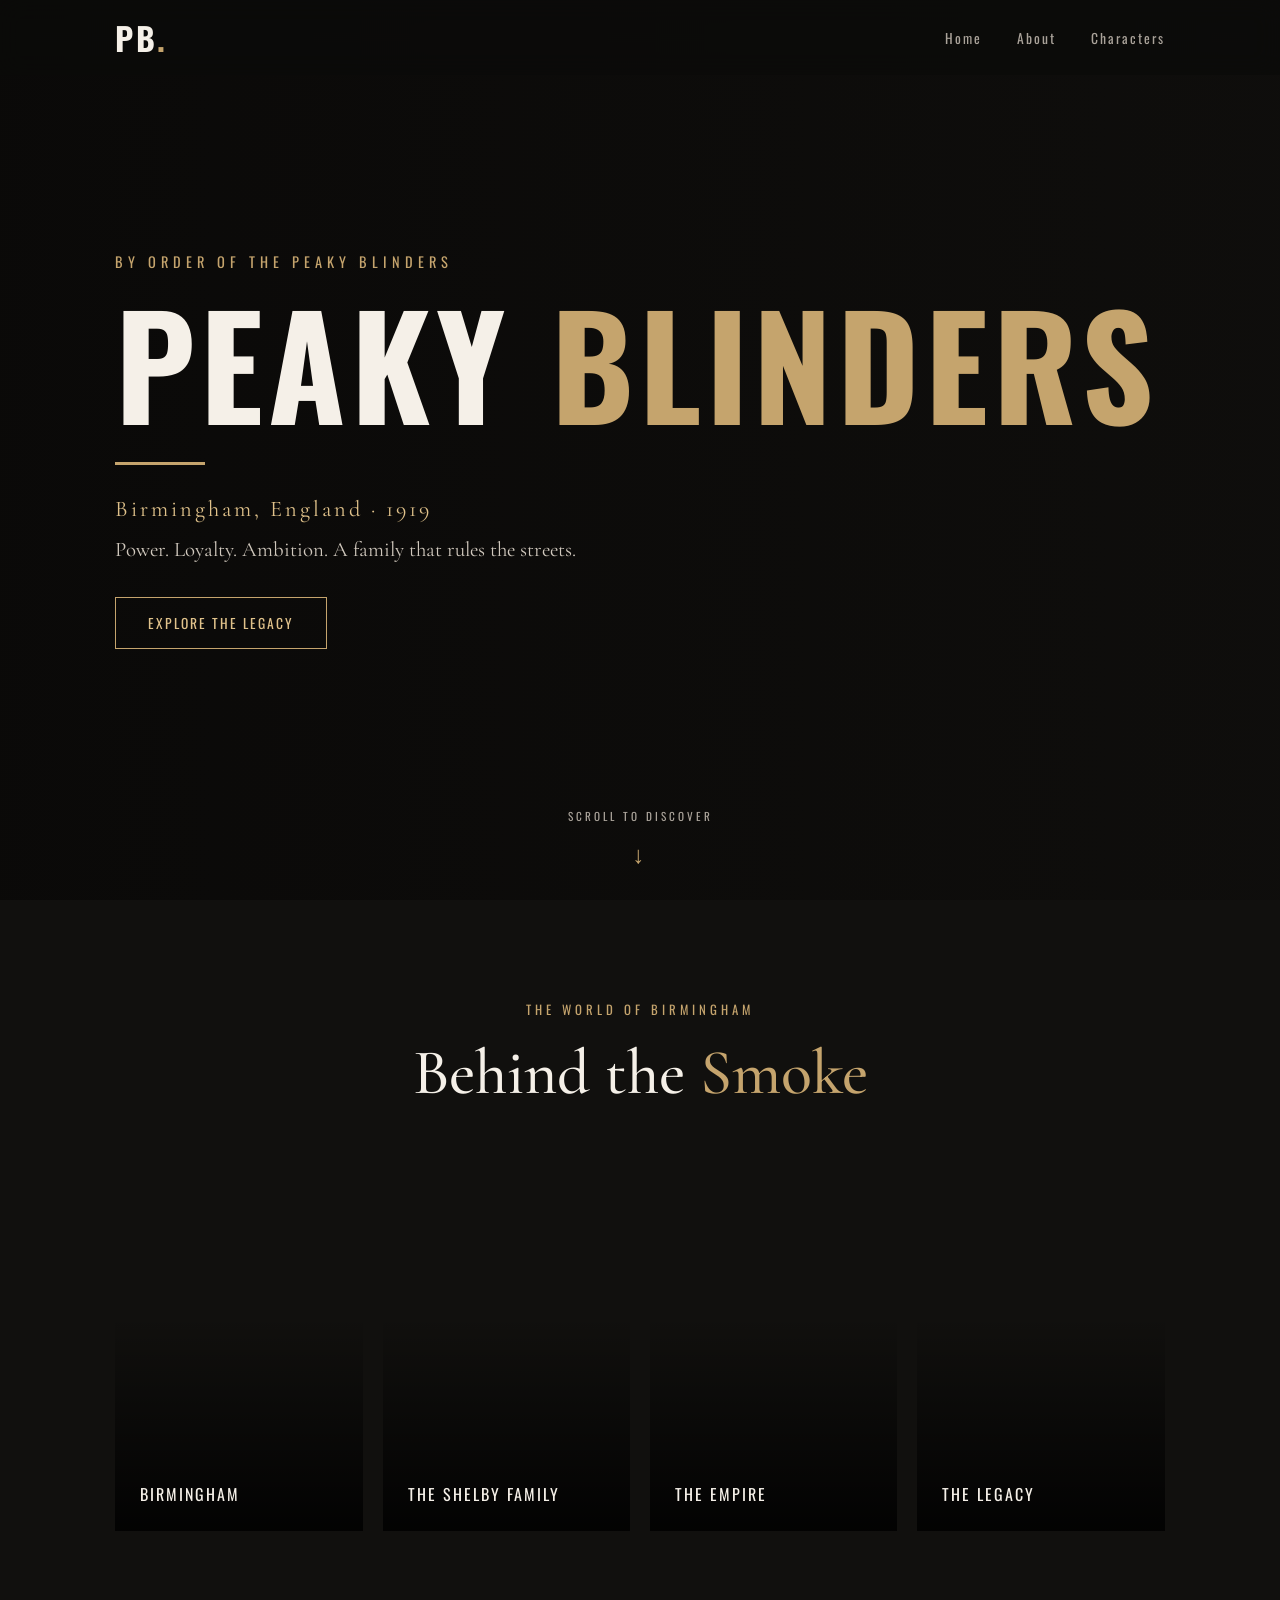
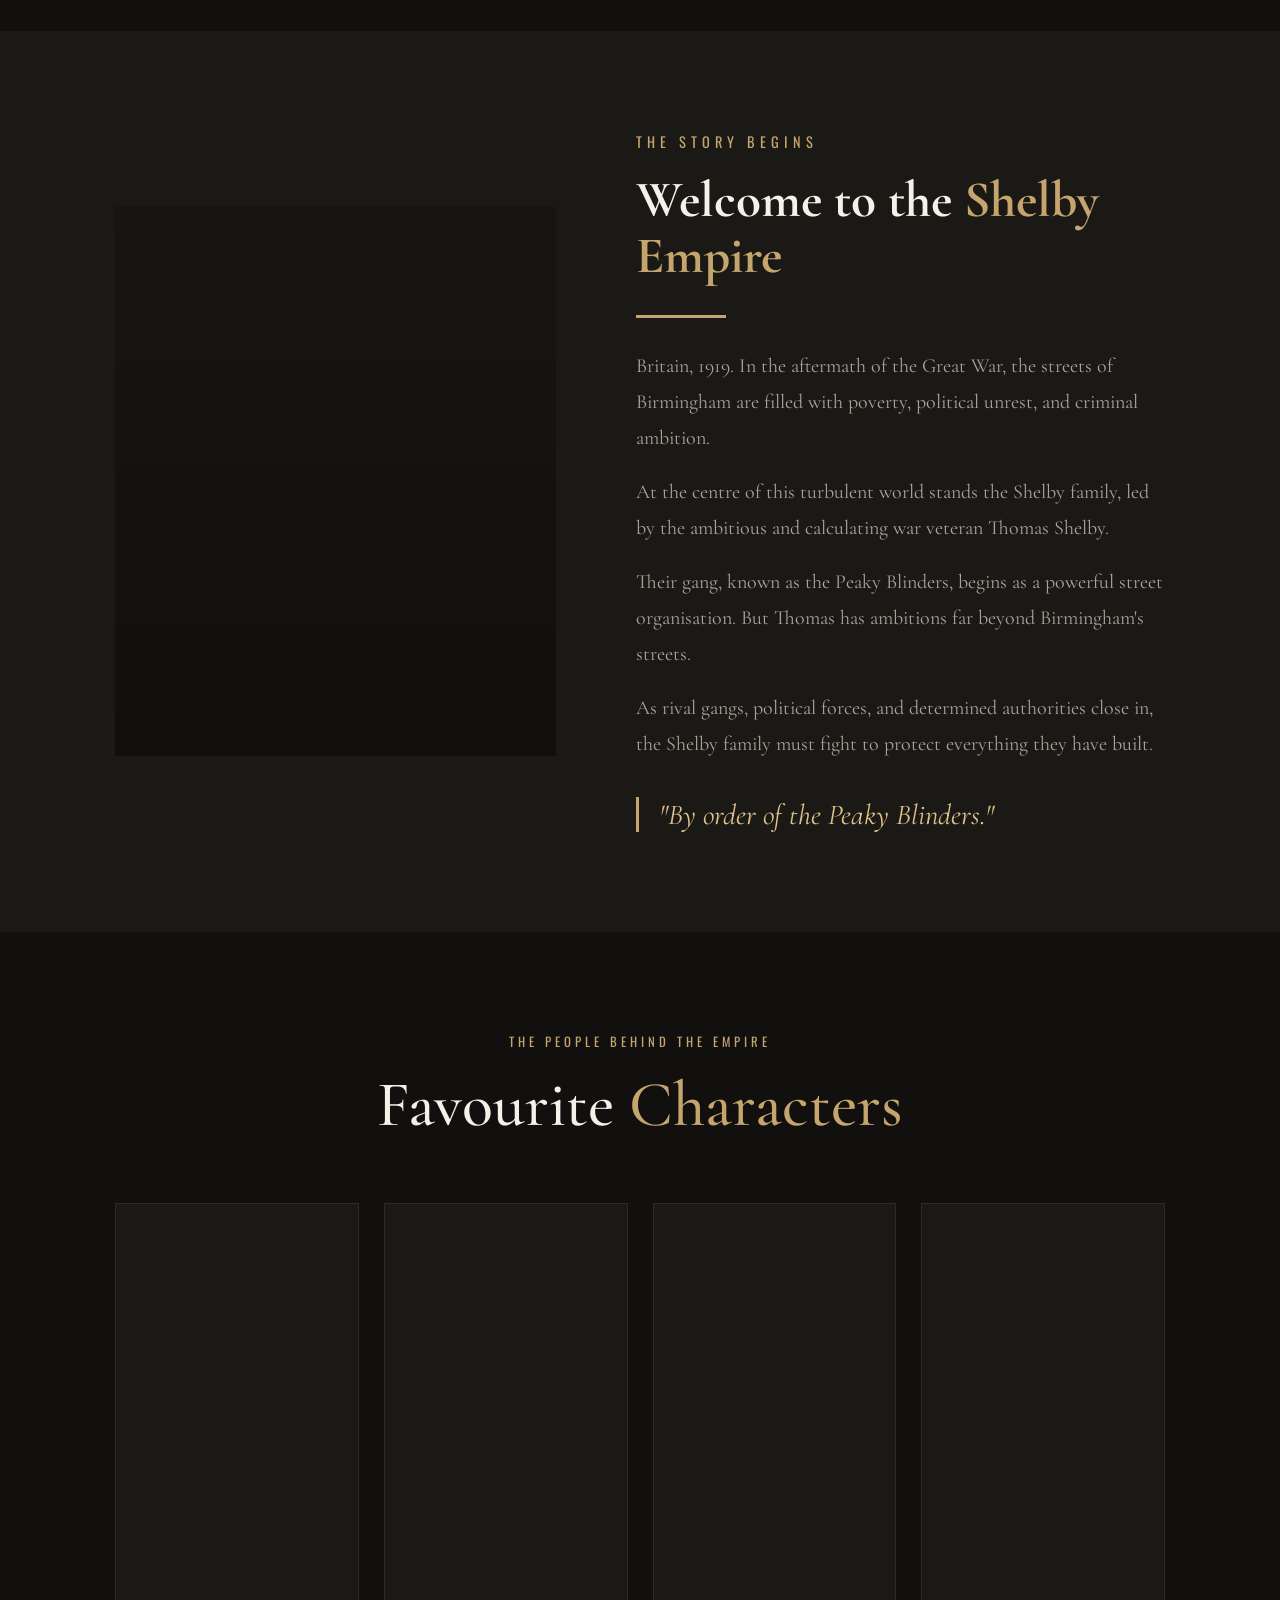
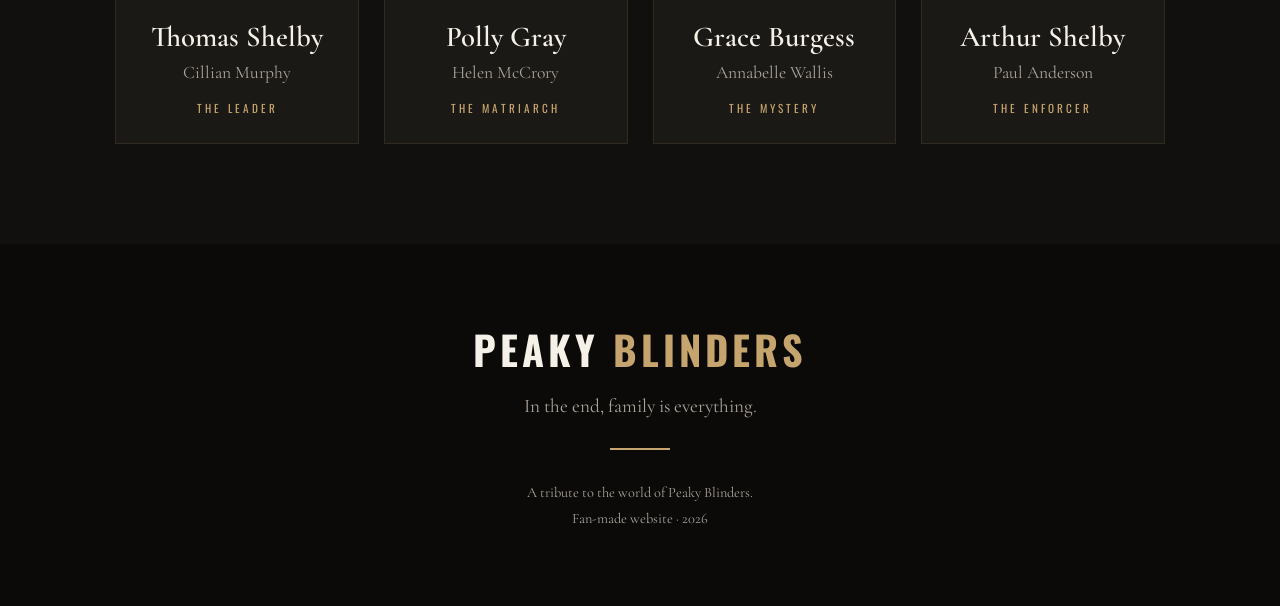
<file: index.html>
<!DOCTYPE html>
<html lang="en">
<head>
    <meta charset="UTF-8">
    <meta name="viewport" content="width=device-width, initial-scale=1.0">

    <title>Peaky Blinders | The Shelby Legacy</title>

    <meta name="description" content="Explore the world of Peaky Blinders, the Shelby family, their story, and the characters of Birmingham's most notorious gang.">
    <meta name="theme-color" content="#11100e">

    <link rel="icon" type="image/jpeg"
        href="https://flxt.tmsimg.com/assets/p10182728_b_v13_az.jpg">

    <link rel="stylesheet" href="Series.css">

    <link rel="preconnect" href="https://fonts.googleapis.com">
    <link rel="preconnect" href="https://fonts.gstatic.com" crossorigin>

    <link href="https://fonts.googleapis.com/css2?family=Cormorant+Garamond:wght@400;500;600;700&family=Oswald:wght@300;400;500;600;700&display=swap" rel="stylesheet">

    <link rel="stylesheet"
        href="https://cdnjs.cloudflare.com/ajax/libs/animate.css/4.1.1/animate.min.css">
</head>

<body>

    <!-- Navigation -->
    <nav class="navbar">
        <a href="#" class="logo">PB<span>.</span></a>

        <div class="nav-links">
            <a href="#home">Home</a>
            <a href="#about">About</a>
            <a href="#characters">Characters</a>
        </div>
    </nav>

    <!-- Hero Section -->
    <header class="hero" id="home">

        <div class="hero-overlay"></div>

        <div class="hero-content animate__animated animate__fadeInUp">

            <p class="eyebrow">BY ORDER OF THE PEAKY BLINDERS</p>

            <h1>PEAKY <span>BLINDERS</span></h1>

            <div class="gold-line"></div>

            <p class="hero-subtitle">
                Birmingham, England · 1919
            </p>

            <p class="hero-description">
                Power. Loyalty. Ambition. A family that rules the streets.
            </p>

            <a href="#about" class="hero-button">EXPLORE THE LEGACY</a>

        </div>

        <div class="scroll-indicator">
            SCROLL TO DISCOVER
            <span>↓</span>
        </div>

    </header>

    <!-- Image Gallery -->
    <section class="gallery section-padding">

        <div class="section-heading">
            <p>THE WORLD OF BIRMINGHAM</p>
            <h2>Behind the <span>Smoke</span></h2>
        </div>

        <div class="pics">

            <div class="gallery-card gallery-one">
                <span>BIRMINGHAM</span>
            </div>

            <div class="gallery-card gallery-two">
                <span>THE SHELBY FAMILY</span>
            </div>

            <div class="gallery-card gallery-three">
                <span>THE EMPIRE</span>
            </div>

            <div class="gallery-card gallery-four">
                <span>THE LEGACY</span>
            </div>

        </div>

    </section>

    <!-- About Section -->
    <section class="about section-padding" id="about">

        <div class="about-image"></div>

        <div class="about-content">

            <p class="eyebrow">THE STORY BEGINS</p>

            <h2>Welcome to the <span>Shelby Empire</span></h2>

            <div class="gold-line"></div>

            <p>
                Britain, 1919. In the aftermath of the Great War,
                the streets of Birmingham are filled with poverty,
                political unrest, and criminal ambition.
            </p>

            <p>
                At the centre of this turbulent world stands the
                Shelby family, led by the ambitious and calculating
                war veteran Thomas Shelby.
            </p>

            <p>
                Their gang, known as the Peaky Blinders, begins as
                a powerful street organisation. But Thomas has
                ambitions far beyond Birmingham's streets.
            </p>

            <p>
                As rival gangs, political forces, and determined
                authorities close in, the Shelby family must fight
                to protect everything they have built.
            </p>

            <p class="quote">
                "By order of the Peaky Blinders."
            </p>

        </div>

    </section>

    <!-- Characters Section -->
    <section class="characters section-padding" id="characters">

        <div class="section-heading">
            <p>THE PEOPLE BEHIND THE EMPIRE</p>
            <h2>Favourite <span>Characters</span></h2>
        </div>

        <div class="character-grid">

            <div class="character-card">

                <div class="character-image character-one"></div>

                <div class="character-info">
                    <h3>Thomas Shelby</h3>
                    <p>Cillian Murphy</p>
                    <span>THE LEADER</span>
                </div>

            </div>

            <div class="character-card">

                <div class="character-image character-two"></div>

                <div class="character-info">
                    <h3>Polly Gray</h3>
                    <p>Helen McCrory</p>
                    <span>THE MATRIARCH</span>
                </div>

            </div>

            <div class="character-card">

                <div class="character-image character-three"></div>

                <div class="character-info">
                    <h3>Grace Burgess</h3>
                    <p>Annabelle Wallis</p>
                    <span>THE MYSTERY</span>
                </div>

            </div>

            <div class="character-card">

                <div class="character-image character-four"></div>

                <div class="character-info">
                    <h3>Arthur Shelby</h3>
                    <p>Paul Anderson</p>
                    <span>THE ENFORCER</span>
                </div>

            </div>

        </div>

    </section>

    <!-- Footer -->
    <footer>

        <h2>PEAKY <span>BLINDERS</span></h2>

        <p>In the end, family is everything.</p>

        <div class="footer-line"></div>

        <p class="copyright">
            A tribute to the world of Peaky Blinders.
            <br>
            Fan-made website · 2026
        </p>

    </footer>

</body>
</html>
</file>
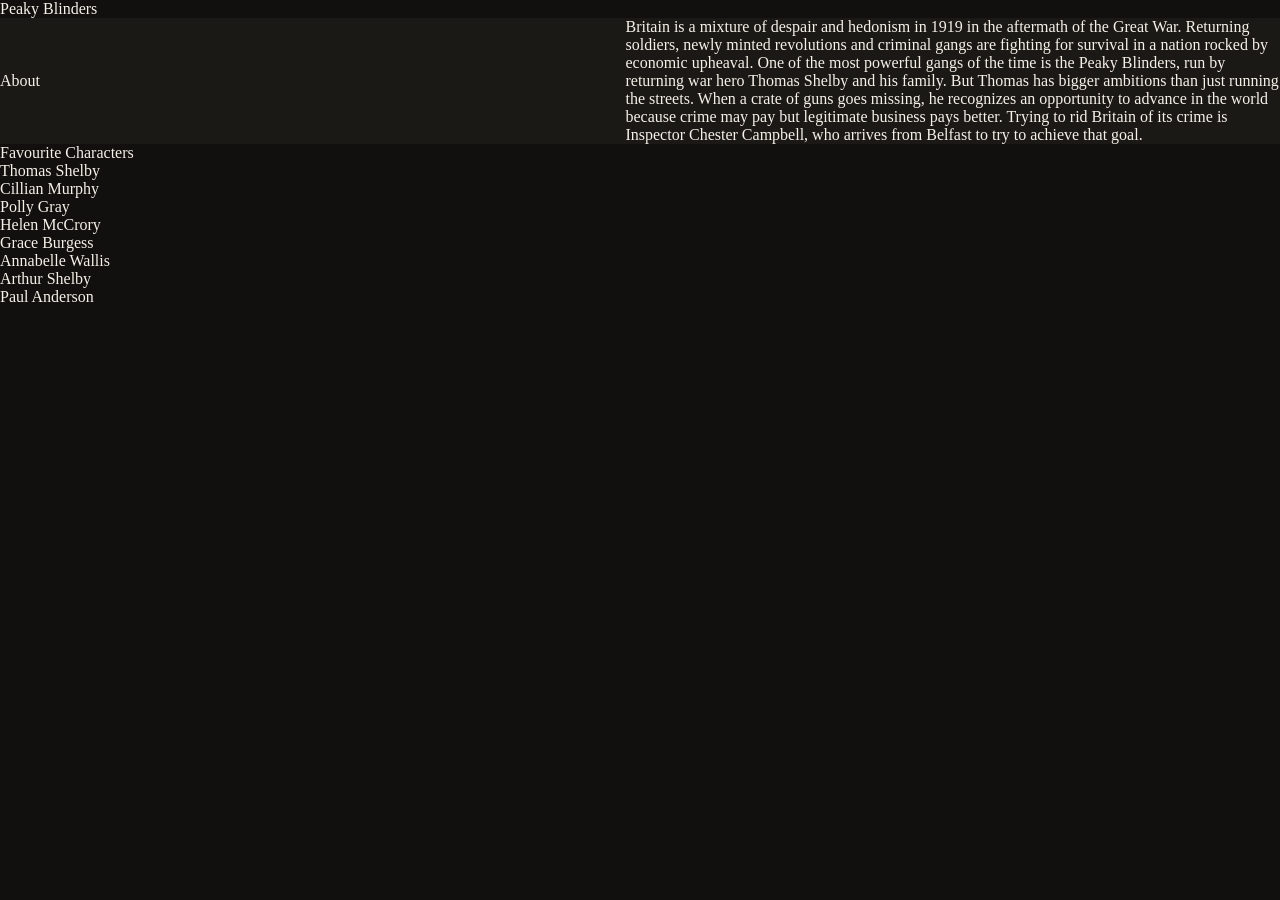
<file: Series.html>
<!DOCTYPE html>
<html>
    <head>
        <title>
Peaky blinders
        </title>
        <link rel="shortcut icon" type="image/X-icon" href="https://flxt.tmsimg.com/assets/p10182728_b_v13_az.jpg">
    <link rel="stylesheet" href="Series.css">
    <link rel="preconnect" href="https://fonts.googleapis.com">
    <link rel="preconnect" href="https://fonts.gstatic.com" crossorigin>
    <link href="https://fonts.googleapis.com/css2?family=Ephesis&display=swap" rel="stylesheet">
<link
rel="stylesheet"
href="https://cdnjs.cloudflare.com/ajax/libs/animate.css/4.1.1/animate.min.css"
/>
    </head>
    <body>
<section class="heading">
Peaky Blinders 
</section>
<section class="pics">
    <div id="image1">

    </div>
    <div id="image2" >
 
    </div>
    <div id="image3">
 
    </div>
    <div id="image4">
 
    </div>
</section>
<section class="about">
<div id="about-heading">
About
</div>
<div id="plot">
<p>
    Britain is a mixture of despair and hedonism in 1919 in the aftermath of the Great War. Returning soldiers, newly minted revolutions and criminal gangs are fighting for survival in a nation rocked by economic upheaval. One of the most powerful gangs of the time is the Peaky Blinders, run by returning war hero Thomas Shelby and his family. But Thomas has bigger ambitions than just running the streets. When a crate of guns goes missing, he recognizes an opportunity to advance in the world because crime may pay but legitimate business pays better. Trying to rid Britain of its crime is Inspector Chester Campbell, who arrives from Belfast to try to achieve that goal.
</p>
</div>
</section>
<div id="character-heading">
    Favourite Characters 
</div>
<section class="character">
    
    <div id="Cimage1">
<p>
    Thomas Shelby
</p>

    Cillian Murphy

    </div>
    <div id="Cimage2">
        <p>
            Polly Gray
        </p>
        
            Helen McCrory
        
    </div>
    <div id="Cimage3">
        <p>
            Grace Burgess
        </p>
       
            Annabelle Wallis
        
    </div>
    <div id="Cimage4">
        <p>
            Arthur Shelby
        </p>
       
            Paul Anderson
        
    </div>
</section>
    </body>
</html>
</file>
<file: Series.css>
/* ==============================
   GLOBAL STYLES
================================ */

* {
    margin: 0;
    padding: 0;
    box-sizing: border-box;
    scroll-behavior: smooth;
}

:root {
    --background: #11100e;
    --surface: #1b1916;
    --gold: #c5a46d;
    --gold-light: #e0c28b;
    --text: #f5f0e8;
    --muted: #aaa39a;
}

body {
    background: var(--background);
    color: var(--text);
    font-family: 'Cormorant Garamond', serif;
    overflow-x: hidden;
}

a {
    text-decoration: none;
    color: inherit;
}

.section-padding {
    padding: 100px 9%;
}

/* ==============================
   NAVIGATION
================================ */

.navbar {
    width: 100%;
    height: 75px;
    padding: 0 9%;
    position: absolute;
    top: 0;
    z-index: 10;

    display: flex;
    align-items: center;
    justify-content: space-between;

    background: rgba(12, 11, 10, 0.65);
    backdrop-filter: blur(12px);
}

.logo {
    font-family: 'Oswald', sans-serif;
    font-size: 2rem;
    font-weight: 700;
    letter-spacing: 3px;
}

.logo span,
footer h2 span {
    color: var(--gold);
}

.nav-links {
    display: flex;
    gap: 35px;
}

.nav-links a {
    font-family: 'Oswald', sans-serif;
    font-size: 0.85rem;
    letter-spacing: 2px;
    color: var(--muted);
    transition: 0.3s;
}

.nav-links a:hover {
    color: var(--gold);
}

/* ==============================
   HERO SECTION
================================ */

.hero {
    min-height: 100vh;
    position: relative;

    display: flex;
    align-items: center;
    justify-content: center;

    background:
        url("https://images.unsplash.com/photo-1519608487953-e999c86e7455?q=85&w=2000")
        center/cover no-repeat;
}

.hero-overlay {
    position: absolute;
    inset: 0;

    background:
        linear-gradient(
            90deg,
            rgba(10, 9, 8, 0.96),
            rgba(10, 9, 8, 0.65),
            rgba(10, 9, 8, 0.35)
        );
}

.hero-content {
    position: relative;
    z-index: 2;
    width: 82%;
    max-width: 1100px;
}

.eyebrow {
    color: var(--gold);
    font-family: 'Oswald', sans-serif;
    font-size: 0.9rem;
    letter-spacing: 5px;
    margin-bottom: 20px;
}

.hero h1 {
    font-family: 'Oswald', sans-serif;
    font-size: clamp(4rem, 11vw, 9rem);
    font-weight: 700;
    line-height: 1;
    letter-spacing: 5px;
}

.hero h1 span {
    color: var(--gold);
}

.gold-line {
    width: 90px;
    height: 3px;
    background: var(--gold);
    margin: 30px 0;
}

.hero-subtitle {
    font-size: 1.4rem;
    letter-spacing: 3px;
    color: var(--gold-light);
}

.hero-description {
    margin-top: 15px;
    font-size: 1.3rem;
    color: #d0c8bd;
}

.hero-button {
    display: inline-block;
    margin-top: 35px;
    padding: 15px 32px;

    border: 1px solid var(--gold);
    color: var(--gold-light);

    font-family: 'Oswald', sans-serif;
    font-size: 0.85rem;
    letter-spacing: 2px;

    transition: 0.35s;
}

.hero-button:hover {
    background: var(--gold);
    color: #111;
    transform: translateY(-4px);
}

.scroll-indicator {
    position: absolute;
    bottom: 30px;
    left: 50%;
    transform: translateX(-50%);

    display: flex;
    flex-direction: column;
    align-items: center;

    color: var(--muted);
    font-family: 'Oswald', sans-serif;
    font-size: 0.7rem;
    letter-spacing: 3px;
}

.scroll-indicator span {
    color: var(--gold);
    font-size: 1.5rem;
    margin-top: 10px;
}

/* ==============================
   SECTION HEADINGS
================================ */

.section-heading {
    text-align: center;
    margin-bottom: 60px;
}

.section-heading p {
    font-family: 'Oswald', sans-serif;
    font-size: 0.8rem;
    letter-spacing: 4px;
    color: var(--gold);
    margin-bottom: 15px;
}

.section-heading h2 {
    font-size: clamp(2.5rem, 5vw, 4rem);
    font-weight: 500;
}

.section-heading h2 span {
    color: var(--gold);
}

/* ==============================
   GALLERY
================================ */

.pics {
    display: grid;
    grid-template-columns: repeat(4, 1fr);
    gap: 20px;
}

.gallery-card {
    height: 360px;
    position: relative;
    overflow: hidden;

    background-position: center;
    background-size: cover;

    display: flex;
    align-items: flex-end;

    transition: 0.4s;
}

.gallery-card::before {
    content: "";
    position: absolute;
    inset: 0;
    background: linear-gradient(
        transparent 40%,
        rgba(0, 0, 0, 0.85)
    );
}

.gallery-card:hover {
    transform: translateY(-10px);
}

.gallery-card span {
    position: relative;
    z-index: 1;

    padding: 25px;
    font-family: 'Oswald', sans-serif;
    letter-spacing: 2px;
    font-size: 1rem;
}

.gallery-one {
    background-image: url("https://images.unsplash.com/photo-1519608487953-e999c86e7455?q=85&w=700");
}

.gallery-two {
    background-image: url("https://images.unsplash.com/photo-1509048191080-d2984bad6ae5?q=85&w=700");
}

.gallery-three {
    background-image: url("https://images.unsplash.com/photo-1514933651103-005eec06c04b?q=85&w=700");
}

.gallery-four {
    background-image: url("https://images.unsplash.com/photo-1519608487953-e999c86e7455?q=85&w=700");
}

/* ==============================
   ABOUT SECTION
================================ */

.about {
    display: grid;
    grid-template-columns: 1fr 1.2fr;
    gap: 80px;
    align-items: center;

    background: var(--surface);
}

.about-image {
    min-height: 550px;

    background:
        linear-gradient(
            rgba(0, 0, 0, 0.15),
            rgba(0, 0, 0, 0.4)
        ),
        url("https://images.unsplash.com/photo-1519608487953-e999c86e7455?q=85&w=1000")
        center/cover;
}

.about-content h2 {
    font-size: clamp(2.5rem, 4vw, 3.8rem);
    line-height: 1.1;
}

.about-content h2 span {
    color: var(--gold);
}

.about-content > p:not(.eyebrow):not(.quote) {
    font-size: 1.25rem;
    line-height: 1.8;
    color: var(--muted);
    margin-bottom: 18px;
}

.quote {
    margin-top: 35px;
    padding-left: 20px;
    border-left: 3px solid var(--gold);

    font-size: 1.8rem;
    font-style: italic;
    color: var(--gold-light);
}

/* ==============================
   CHARACTERS
================================ */

.characters {
    background: var(--background);
}

.character-grid {
    display: grid;
    grid-template-columns: repeat(4, 1fr);
    gap: 25px;
}

.character-card {
    background: var(--surface);
    overflow: hidden;
    border: 1px solid rgba(197, 164, 109, 0.12);
    transition: 0.4s;
}

.character-card:hover {
    transform: translateY(-12px);
    border-color: var(--gold);
}

.character-image {
    height: 390px;
    background-position: center 20%;
    background-size: cover;
    background-repeat: no-repeat;
    transition: transform 0.5s ease;
}

.character-card {
    overflow: hidden;
}

.character-card:hover .character-image {
    transform: scale(1.06);
}

.character-one {
    background-image: url("https://commons.wikimedia.org/wiki/Special:FilePath/Cillian_Murphy-2014.jpg");
}

.character-two {
    background-image: url("https://commons.wikimedia.org/wiki/Special:FilePath/Helen_McCrory_2017_(Extract).jpg");
}

.character-three {
    background-image: url("https://commons.wikimedia.org/wiki/Special:FilePath/Annabelle_Wallis_(46047763665)_(cropped).jpg");
}

.character-four {
    background-image: url("https://commons.wikimedia.org/wiki/Special:FilePath/Paul_Anderson_2026_(55268093833)_(cropped).jpg");
}

.character-info {
    padding: 25px;
    text-align: center;
}

.character-info h3 {
    font-size: 1.8rem;
    font-weight: 600;
}

.character-info p {
    color: var(--muted);
    font-size: 1.1rem;
    margin: 8px 0 15px;
}

.character-info span {
    color: var(--gold);
    font-family: 'Oswald', sans-serif;
    font-size: 0.7rem;
    letter-spacing: 3px;
}

/* ==============================
   FOOTER
================================ */

footer {
    text-align: center;
    padding: 75px 20px;
    background: #0b0a09;
}

footer h2 {
    font-family: 'Oswald', sans-serif;
    font-size: 2.5rem;
    letter-spacing: 4px;
}

footer > p {
    color: var(--muted);
    font-size: 1.2rem;
    margin-top: 15px;
}

.footer-line {
    width: 60px;
    height: 2px;
    background: var(--gold);
    margin: 30px auto;
}

footer .copyright {
    font-size: 0.9rem;
    line-height: 1.8;
}

/* ==============================
   RESPONSIVE DESIGN
================================ */

@media (max-width: 1000px) {

    .pics,
    .character-grid {
        grid-template-columns: repeat(2, 1fr);
    }

    .about {
        grid-template-columns: 1fr;
        gap: 40px;
    }

    .about-image {
        min-height: 400px;
    }
}

@media (max-width: 600px) {

    .section-padding {
        padding: 75px 6%;
    }

    .navbar {
        padding: 0 6%;
    }

    .nav-links {
        gap: 15px;
    }

    .nav-links a {
        font-size: 0.7rem;
        letter-spacing: 1px;
    }

    .hero-content {
        width: 88%;
    }

    .hero h1 {
        font-size: 4rem;
    }

    .hero-description {
        font-size: 1.1rem;
    }

    .pics,
    .character-grid {
        grid-template-columns: 1fr;
    }

    .gallery-card {
        height: 320px;
    }

    .character-image {
        height: 420px;
    }

    .about-image {
        min-height: 320px;
    }
}
</file>
